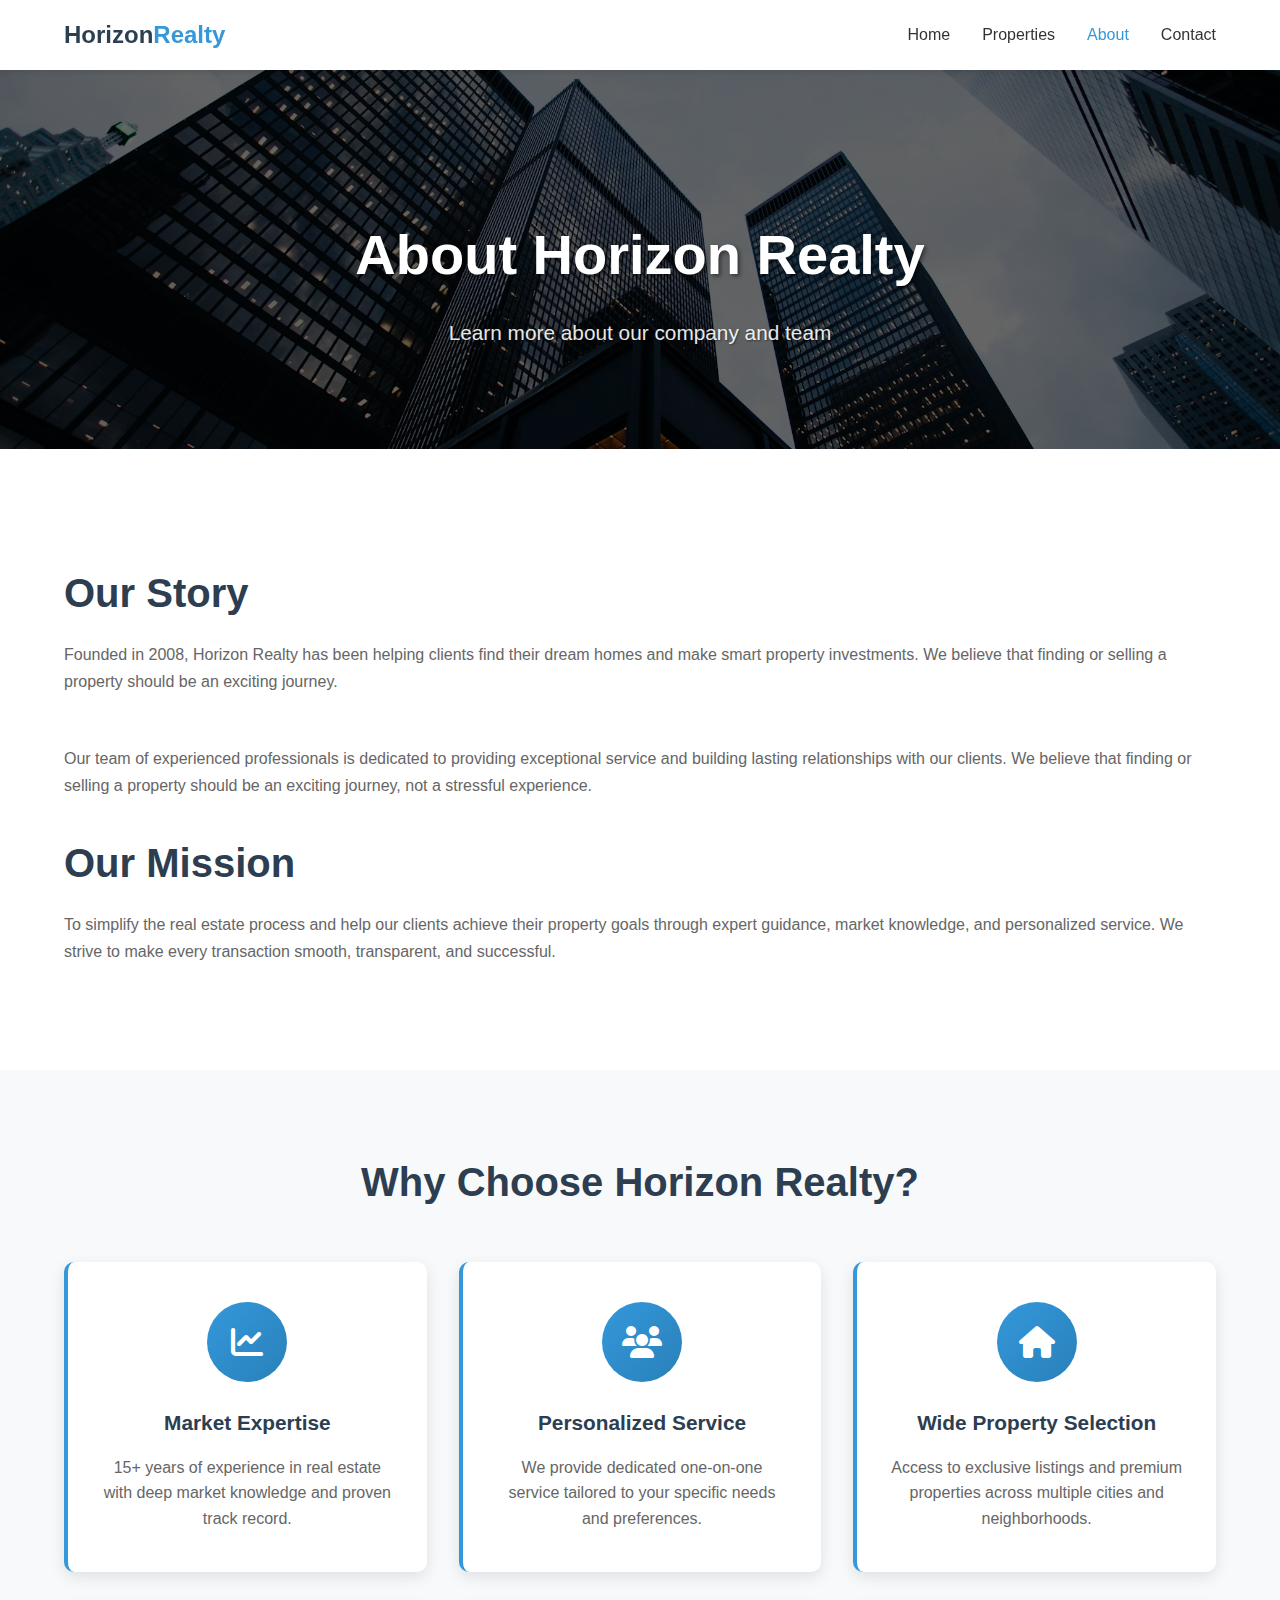
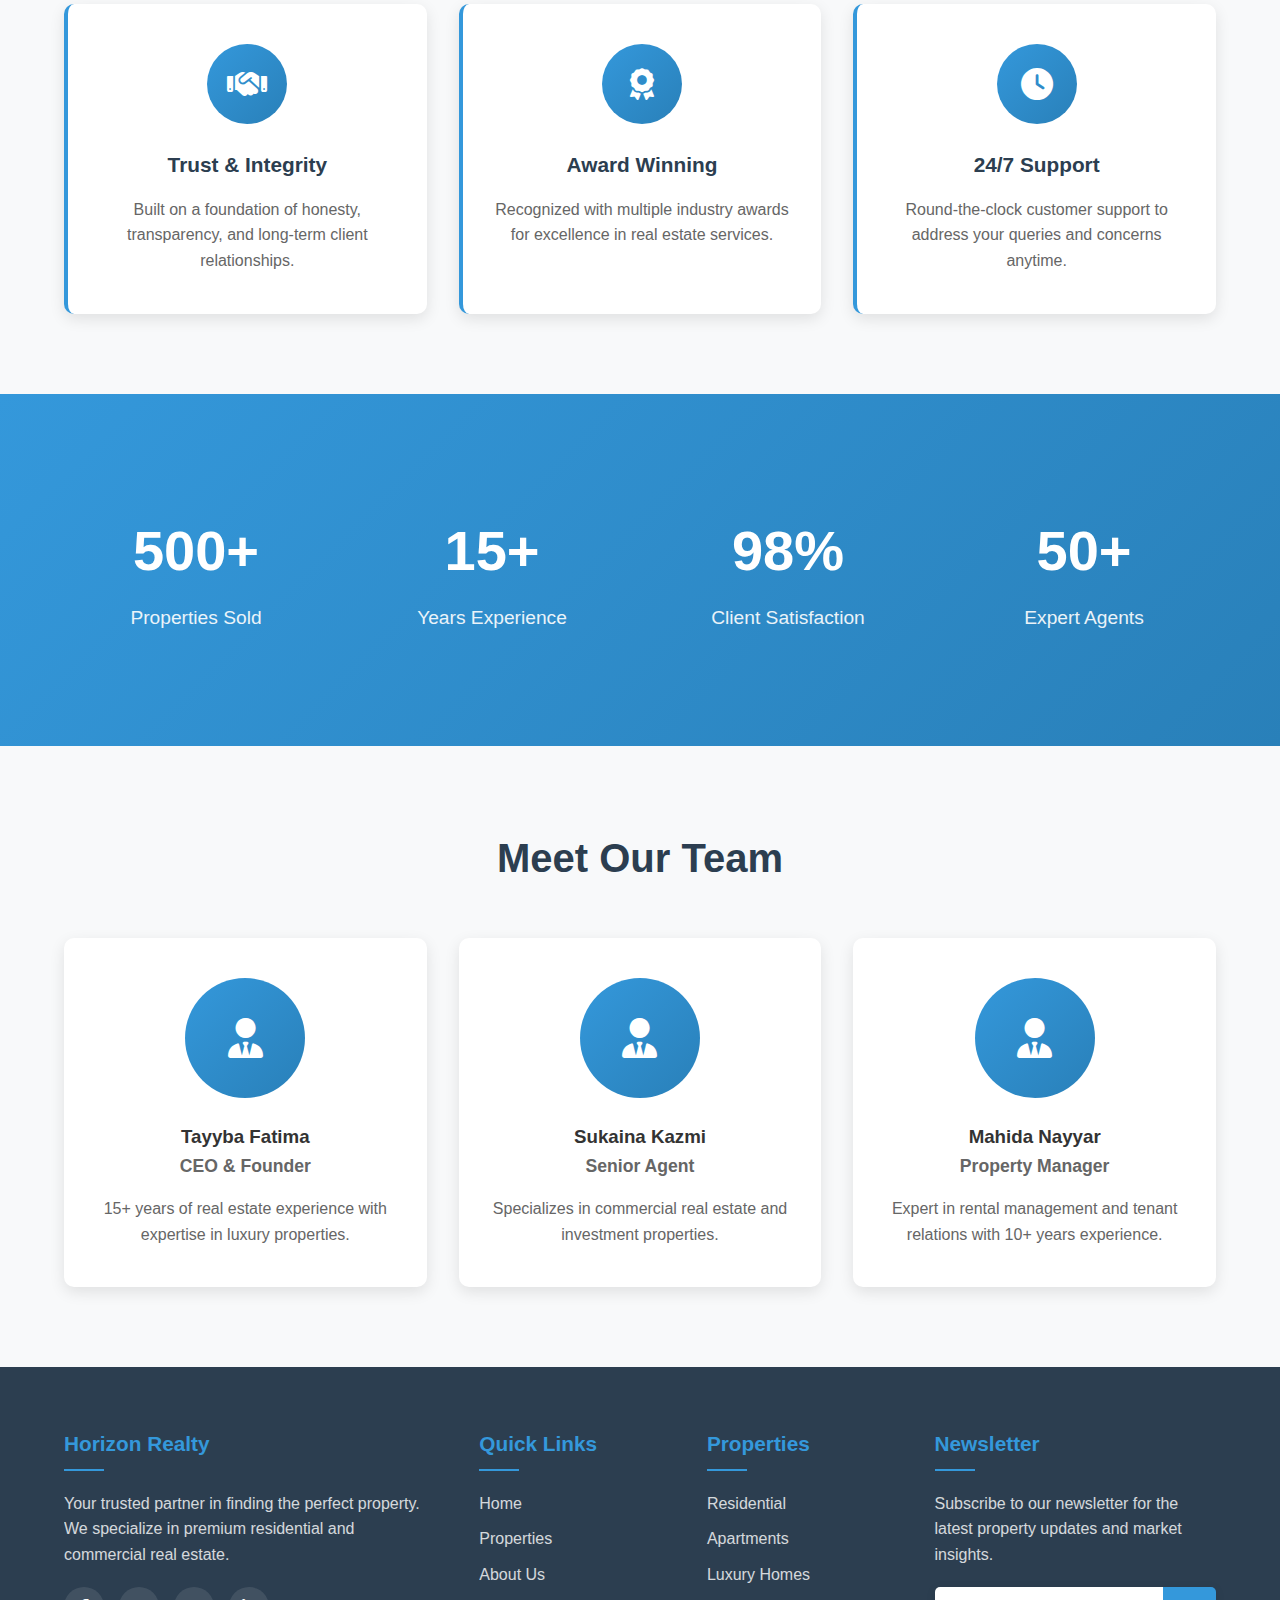
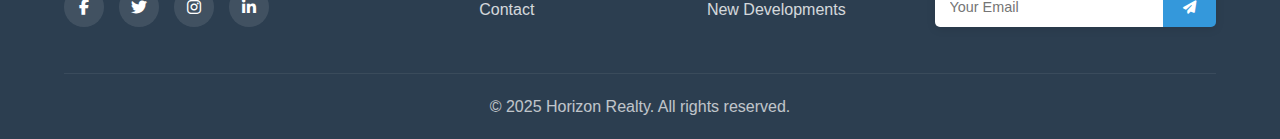
<file: about.html>
<!DOCTYPE html>
<html lang="en">
<head>
    <meta charset="UTF-8">
    <meta name="viewport" content="width=device-width, initial-scale=1.0">
    <title>About Us | Horizon Realty</title>
    <link rel="stylesheet" href="style.css">
    <link rel="stylesheet" href="https://cdnjs.cloudflare.com/ajax/libs/font-awesome/6.4.0/css/all.min.css">
</head>
<body>
    <!-- Header -->
    <header>
        <div class="container">
            <nav class="navbar">
                <a href="index.html" class="logo">Horizon<span>Realty</span></a>
                <ul class="nav-links">
                    <li><a href="index.html">Home</a></li>
                    <li><a href="properties.html">Properties</a></li>
                    <li><a href="about.html" class="active">About</a></li>
                    <li><a href="contact.html">Contact</a></li>
                </ul>
                <div class="mobile-toggle">
                    <i class="fas fa-bars"></i>
                </div>
            </nav>
        </div>
    </header>

    <!-- Page Header -->
    <section class="page-header" style="background: linear-gradient(rgba(0, 0, 0, 0.6), rgba(0, 0, 0, 0.6)), url('images/skyline.avif') no-repeat center center/cover;">
        <div class="container">
            <h1>About Horizon Realty</h1>
            <p>Learn more about our company and team</p>
        </div>
    </section>

    <!-- About Content -->
    <section class="about-content">
        <div class="container">
            <div class="about-text">
                <h2>Our Story</h2>
                <p>Founded in 2008, Horizon Realty has been helping clients find their dream homes and make smart property investments. We believe that finding or selling a property should be an exciting journey.</p>
                <br>
                <p>Our team of experienced professionals is dedicated to providing exceptional service and building lasting relationships with our clients. We believe that finding or selling a property should be an exciting journey, not a stressful experience.</p>
                    
                <h2>Our Mission</h2>
                <p>To simplify the real estate process and help our clients achieve their property goals through expert guidance, market knowledge, and personalized service. We strive to make every transaction smooth, transparent, and successful.</p>
                
            </div>
        </div>
    </section>

    <!-- Why Choose Us Section -->
    <section class="why-choose-us">
        <div class="container">
            <h2>Why Choose Horizon Realty?</h2>
            <div class="reasons-grid">
                <div class="reason-card">
                    <div class="reason-icon">
                        <i class="fas fa-chart-line"></i>
                    </div>
                    <h3>Market Expertise</h3>
                    <p>15+ years of experience in real estate with deep market knowledge and proven track record.</p>
                </div>

                <div class="reason-card">
                    <div class="reason-icon">
                        <i class="fas fa-users"></i>
                    </div>
                    <h3>Personalized Service</h3>
                    <p>We provide dedicated one-on-one service tailored to your specific needs and preferences.</p>
                </div>

                <div class="reason-card">
                    <div class="reason-icon">
                        <i class="fas fa-home"></i>
                    </div>
                    <h3>Wide Property Selection</h3>
                    <p>Access to exclusive listings and premium properties across multiple cities and neighborhoods.</p>
                </div>

                <div class="reason-card">
                    <div class="reason-icon">
                        <i class="fas fa-handshake"></i>
                    </div>
                    <h3>Trust & Integrity</h3>
                    <p>Built on a foundation of honesty, transparency, and long-term client relationships.</p>
                </div>

                <div class="reason-card">
                    <div class="reason-icon">
                        <i class="fas fa-award"></i>
                    </div>
                    <h3>Award Winning</h3>
                    <p>Recognized with multiple industry awards for excellence in real estate services.</p>
                </div>

                <div class="reason-card">
                    <div class="reason-icon">
                        <i class="fas fa-clock"></i>
                    </div>
                    <h3>24/7 Support</h3>
                    <p>Round-the-clock customer support to address your queries and concerns anytime.</p>
                </div>
            </div>
        </div>
    </section>

    <!-- Statistics Section -->
    <section class="stats-section">
        <div class="container">
            <div class="stats-grid">
                <div class="stat-item">
                    <div class="stat-number">500+</div>
                    <div class="stat-text">Properties Sold</div>
                </div>
                <div class="stat-item">
                    <div class="stat-number">15+</div>
                    <div class="stat-text">Years Experience</div>
                </div>
                <div class="stat-item">
                    <div class="stat-number">98%</div>
                    <div class="stat-text">Client Satisfaction</div>
                </div>
                <div class="stat-item">
                    <div class="stat-number">50+</div>
                    <div class="stat-text">Expert Agents</div>
                </div>
            </div>
        </div>
    </section>

    <!-- Team Section -->
    <section class="team-section">
        <div class="container">
            <h2>Meet Our Team</h2>
            <div class="team-grid">
                <div class="team-member">
                    <div class="member-photo">
                        <i class="fas fa-user-tie"></i>
                    </div>
                    <h3>Tayyba Fatima</h3>
                    <p class="member-role">CEO & Founder</p>
                    <p>15+ years of real estate experience with expertise in luxury properties.</p>
                </div>

                <div class="team-member">
                    <div class="member-photo">
                        <i class="fas fa-user-tie"></i>
                    </div>
                    <h3>Sukaina Kazmi</h3>
                    <p class="member-role">Senior Agent</p>
                    <p>Specializes in commercial real estate and investment properties.</p>
                </div>

                <div class="team-member">
                    <div class="member-photo">
                        <i class="fas fa-user-tie"></i>
                    </div>
                    <h3>Mahida Nayyar</h3>
                    <p class="member-role">Property Manager</p>
                    <p>Expert in rental management and tenant relations with 10+ years experience.</p>
                </div>
            </div>
        </div>
    </section>

    <!-- Footer -->
    <footer>
        <div class="container">
            <div class="footer-content">
                <div class="footer-column">
                    <h3>Horizon Realty</h3>
                    <p>Your trusted partner in finding the perfect property. We specialize in premium residential and commercial real estate.</p>
                    <div class="social-links">
                        <a href="https://www.facebook.com"><i class="fab fa-facebook-f"></i></a>
                        <a href="https://www.twitter.com"><i class="fab fa-twitter"></i></a>
                        <a href="https://www.instagram.com"><i class="fab fa-instagram"></i></a>
                        <a href="https://www.linkedin.com"><i class="fab fa-linkedin-in"></i></a>
                    </div>
                </div>
                <div class="footer-column">
                    <h3>Quick Links</h3>
                    <ul class="footer-links">
                        <li><a href="index.html">Home</a></li>
                        <li><a href="properties.html">Properties</a></li>
                        <li><a href="about.html">About Us</a></li>
                        <li><a href="contact.html">Contact</a></li>
                    </ul>
                </div>
                <div class="footer-column">
                    <h3>Properties</h3>
                    <ul class="footer-links">
                        <li><a href="properties.html">Residential</a></li>
                        <li><a href="properties.html">Apartments</a></li>
                        <li><a href="properties.html">Luxury Homes</a></li>
                        <li><a href="properties.html">New Developments</a></li>
                    </ul>
                </div>
                <div class="footer-column">
                    <h3>Newsletter</h3>
                    <p>Subscribe to our newsletter for the latest property updates and market insights.</p>
                    <div class="newsletter-box">
                        <input type="email" placeholder="Your Email">
                        <button><i class="fas fa-paper-plane"></i></button>
                    </div>
                </div>
            </div>
            <div class="footer-bottom">
                <p>&copy; 2025 Horizon Realty. All rights reserved.</p>
            </div>
        </div>
    </footer>

    <script src="script.js"></script>
</body>
</html>
</file>
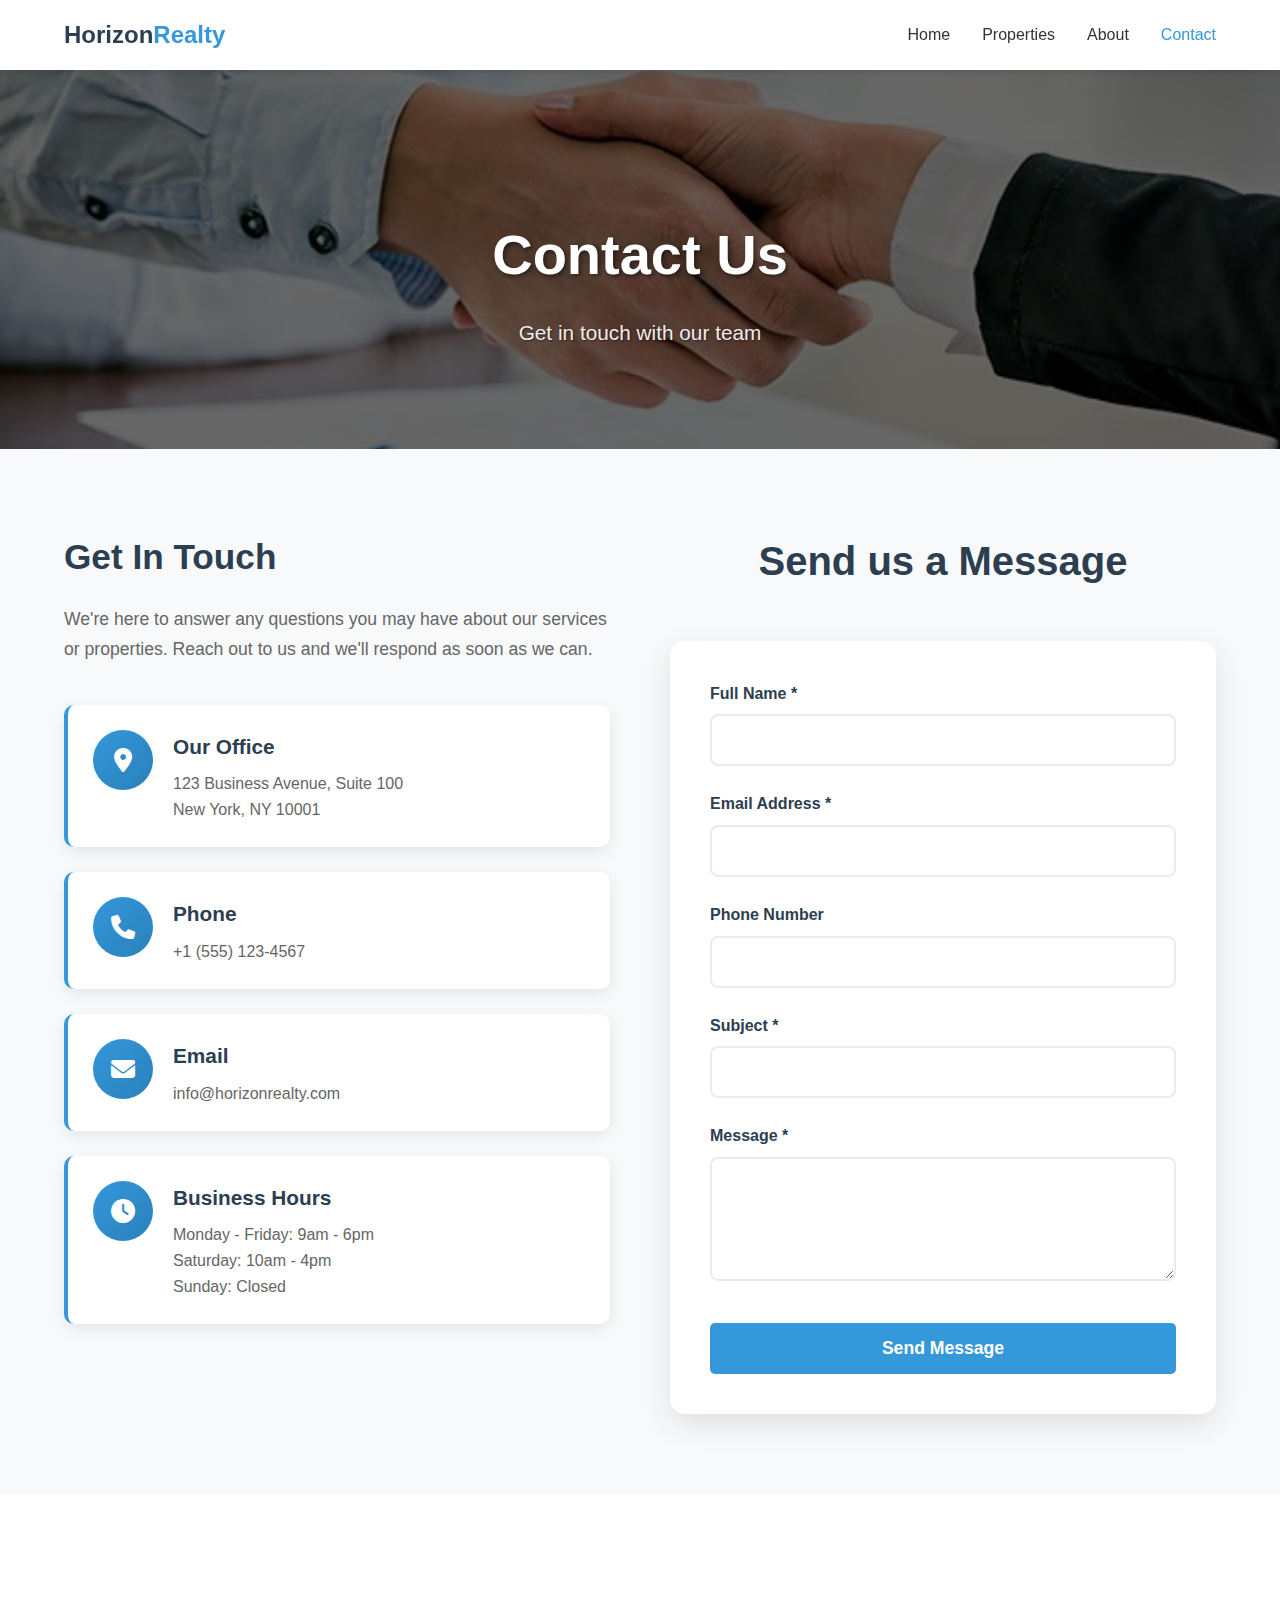
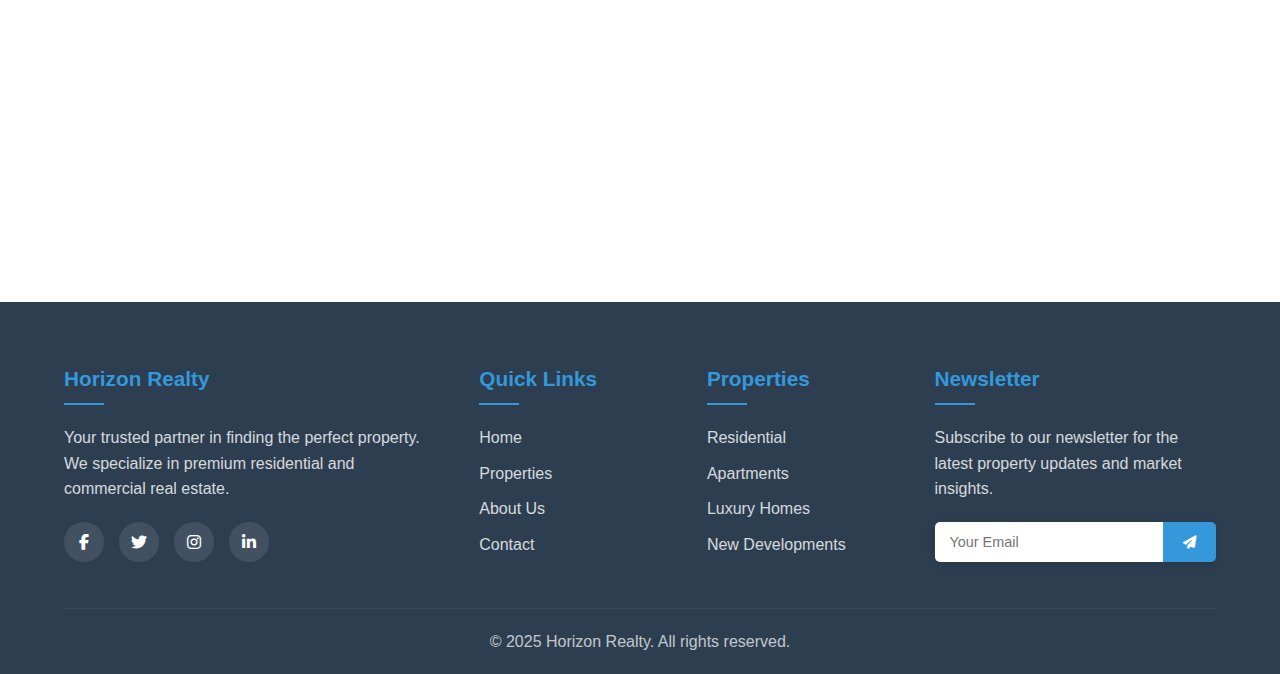
<file: contact.html>
<!DOCTYPE html>
<html lang="en">
<head>
    <meta charset="UTF-8">
    <meta name="viewport" content="width=device-width, initial-scale=1.0">
    <title>Contact Us | Horizon Realty</title>
    <link rel="stylesheet" href="style.css">
    <link rel="stylesheet" href="https://cdnjs.cloudflare.com/ajax/libs/font-awesome/6.4.0/css/all.min.css">
</head>
<body>
    <!-- Header -->
    <header>
        <div class="container">
            <nav class="navbar">
                <a href="index.html" class="logo">Horizon<span>Realty</span></a>
                <ul class="nav-links">
                    <li><a href="index.html">Home</a></li>
                    <li><a href="properties.html">Properties</a></li>
                    <li><a href="about.html">About</a></li>
                    <li><a href="contact.html" class="active">Contact</a></li>
                </ul>
                <div class="mobile-toggle">
                    <i class="fas fa-bars"></i>
                </div>
            </nav>
        </div>
    </header>

    <!-- Page Header -->
    <section class="page-header" style="background: linear-gradient(rgba(0, 0, 0, 0.6), rgba(0, 0, 0, 0.6)), url('images/photo-9.jpg') no-repeat center center/cover;">
        <div class="container">
            <h1>Contact Us</h1>
            <p>Get in touch with our team</p>
        </div>
    </section>

    <!-- Contact Section -->
    <section class="contact-section">
        <div class="container">
            <div class="contact-grid">
                <div class="contact-info">
                    <h2>Get In Touch</h2>
                    <p>We're here to answer any questions you may have about our services or properties. Reach out to us and we'll respond as soon as we can.</p>
                    
                    <div class="contact-details">
                        <div class="contact-item">
                            <i class="fas fa-map-marker-alt"></i>
                            <div>
                                <h3>Our Office</h3>
                                <p>123 Business Avenue, Suite 100<br>New York, NY 10001</p>
                            </div>
                        </div>
                        <div class="contact-item">
                            <i class="fas fa-phone"></i>
                            <div>
                                <h3>Phone</h3>
                                <p>+1 (555) 123-4567</p>
                            </div>
                        </div>
                        <div class="contact-item">
                            <i class="fas fa-envelope"></i>
                            <div>
                                <h3>Email</h3>
                                <p>info@horizonrealty.com</p>
                            </div>
                        </div>
                        <div class="contact-item">
                            <i class="fas fa-clock"></i>
                            <div>
                                <h3>Business Hours</h3>
                                <p>Monday - Friday: 9am - 6pm<br>Saturday: 10am - 4pm<br>Sunday: Closed</p>
                            </div>
                        </div>
                    </div>
                </div>
                
                <div class="contact-form-container">
                    <h2>Send us a Message</h2>
                    <form id="contactForm" class="contact-form">
                        <div class="form-group">
                            <label for="name">Full Name *</label>
                            <input type="text" id="name" name="name" required>
                        </div>
                        <div class="form-group">
                            <label for="email">Email Address *</label>
                            <input type="email" id="email" name="email" required>
                        </div>
                        <div class="form-group">
                            <label for="phone">Phone Number</label>
                            <input type="tel" id="phone" name="phone">
                        </div>
                        <div class="form-group">
                            <label for="subject">Subject *</label>
                            <input type="text" id="subject" name="subject" required>
                        </div>
                        <div class="form-group">
                            <label for="message">Message *</label>
                            <textarea id="message" name="message" rows="5" required></textarea>
                        </div>
                        <button type="submit" class="btn">Send Message</button>
                    </form>
                </div>
            </div>
        </div>
    </section>

    <div class="map-container">
        <iframe 
            src="https://www.google.com/maps/embed?pb=!1m18!1m12!1m3!1d3023.9503398796587!2d-73.998849924687!3d40.725177471393215!2m3!1f0!2f0!3f0!3m2!1i1024!2i768!4f13.1!3m3!1m2!1s0x89c2598a4229b3c5%3A0x5f0b28ef2d5e9b7!2s123%20Business%20Ave%2C%20New%20York%2C%20NY%2010001!5e0!3m2!1sen!2sus!4v1690000000000!5m2!1sen!2sus" 
            width="100%" 
            height="400" 
            style="border:0;" 
            allowfullscreen="" 
            loading="lazy">
        </iframe>
    </div>

    <!-- Footer -->
    <footer>
        <div class="container">
            <div class="footer-content">
                <div class="footer-column">
                    <h3>Horizon Realty</h3>
                    <p>Your trusted partner in finding the perfect property. We specialize in premium residential and commercial real estate.</p>
                    <div class="social-links">
                        <a href="https://www.facebook.com"><i class="fab fa-facebook-f"></i></a>
                        <a href="https://www.twitter.com"><i class="fab fa-twitter"></i></a>
                        <a href="https://www.instagram.com"><i class="fab fa-instagram"></i></a>
                        <a href="https://www.linkedin.com"><i class="fab fa-linkedin-in"></i></a>
                    </div>
                </div>
                <div class="footer-column">
                    <h3>Quick Links</h3>
                    <ul class="footer-links">
                        <li><a href="index.html">Home</a></li>
                        <li><a href="properties.html">Properties</a></li>
                        <li><a href="about.html">About Us</a></li>
                        <li><a href="contact.html">Contact</a></li>
                    </ul>
                </div>
                <div class="footer-column">
                    <h3>Properties</h3>
                    <ul class="footer-links">
                        <li><a href="properties.html">Residential</a></li>
                        <li><a href="properties.html">Apartments</a></li>
                        <li><a href="properties.html">Luxury Homes</a></li>
                        <li><a href="properties.html">New Developments</a></li>
                    </ul>
                </div>
                <div class="footer-column">
                    <h3>Newsletter</h3>
                    <p>Subscribe to our newsletter for the latest property updates and market insights.</p>
                    <div class="newsletter-box">
                        <input type="email" placeholder="Your Email">
                        <button><i class="fas fa-paper-plane"></i></button>
                    </div>
                </div>
            </div>
            <div class="footer-bottom">
                <p>&copy; 2025 Horizon Realty. All rights reserved.</p>
            </div>
        </div>
    </footer>

    <script src="script.js"></script>
</body>
</html>
</file>
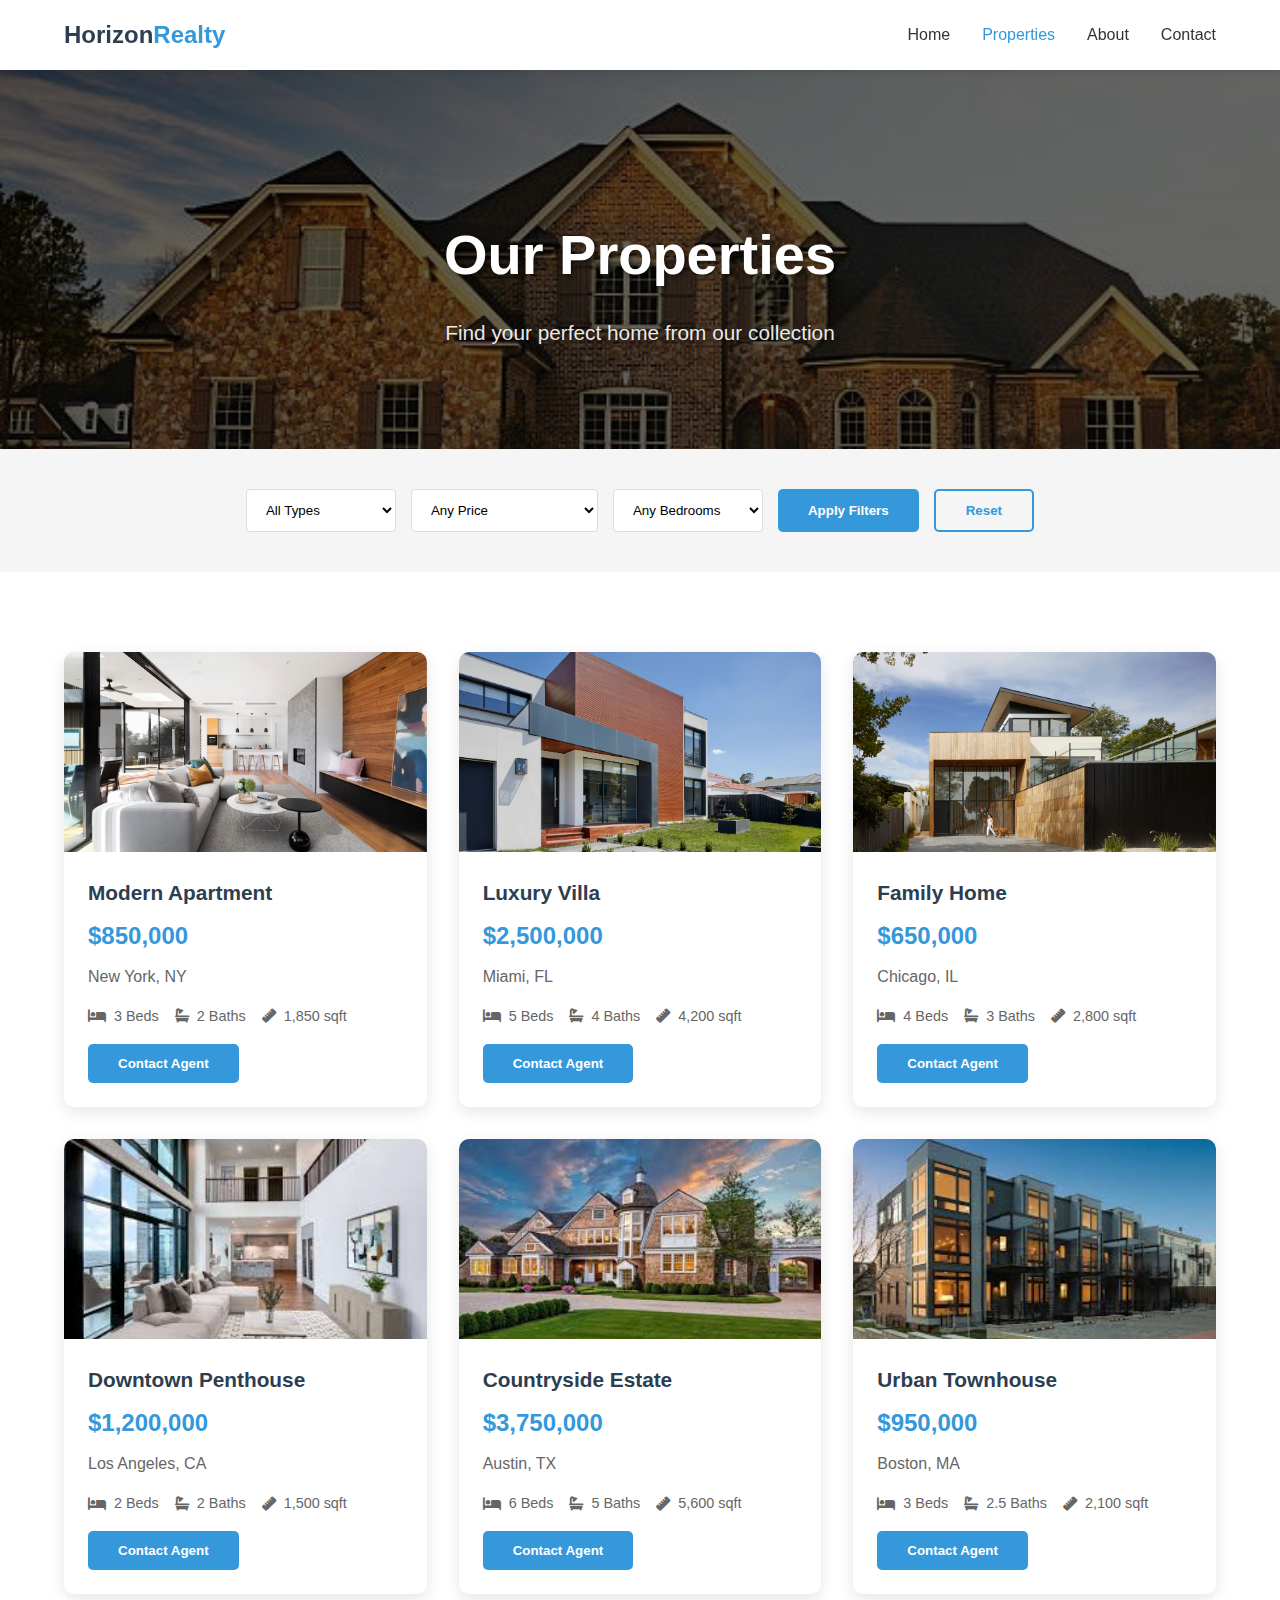
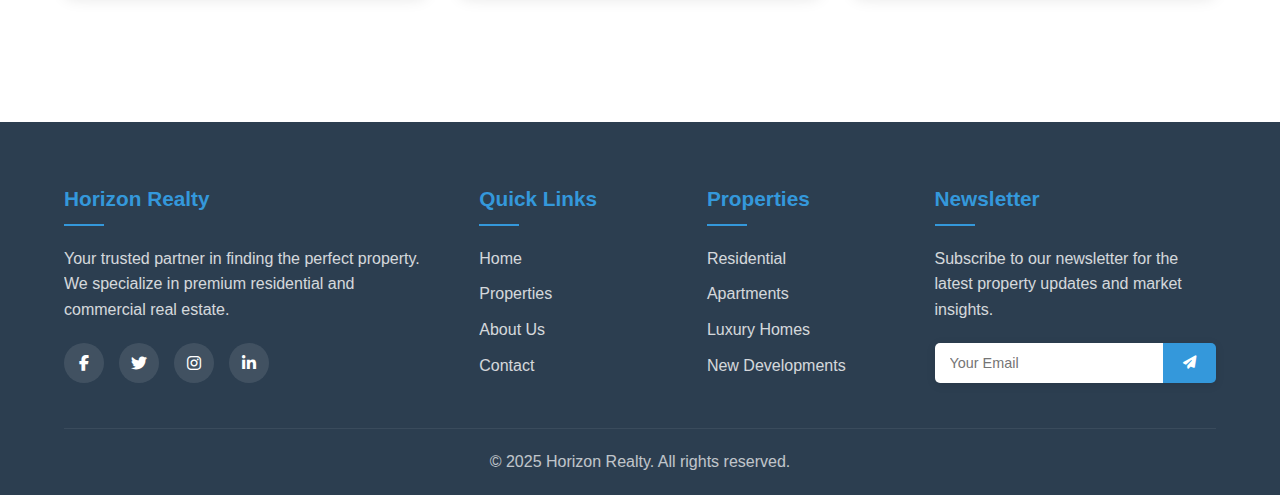
<file: properties.html>
<!DOCTYPE html>
<html lang="en">
<head>
    <meta charset="UTF-8">
    <meta name="viewport" content="width=device-width, initial-scale=1.0">
    <title>Properties | Horizon Realty</title>
    <link rel="stylesheet" href="style.css">
    <link rel="stylesheet" href="https://cdnjs.cloudflare.com/ajax/libs/font-awesome/6.4.0/css/all.min.css">
</head>
<body>
    <!-- Header -->
    <header>
        <div class="container">
            <nav class="navbar">
                <a href="index.html" class="logo">Horizon<span>Realty</span></a>
                <ul class="nav-links">
                    <li><a href="index.html">Home</a></li>
                    <li><a href="properties.html" class="active">Properties</a></li>
                    <li><a href="about.html">About</a></li>
                    <li><a href="contact.html">Contact</a></li>
                </ul>
                <div class="mobile-toggle">
                    <i class="fas fa-bars"></i>
                </div>
            </nav>
        </div>
    </header>

    <!-- Page Header -->
    <section class="page-header" style="background: linear-gradient(rgba(0, 0, 0, 0.6), rgba(0, 0, 0, 0.6)), url('images/properties.jpg') no-repeat center center/cover;">
        <div class="container">
            <h1>Our Properties</h1>
            <p>Find your perfect home from our collection</p>
        </div>
    </section>

    <!-- Filters Section -->
    <section class="property-filters">
        <div class="container">
            <div class="filter-options">
                <select id="property-type">
                    <option value="all">All Types</option>
                    <option value="house">House</option>
                    <option value="apartment">Apartment</option>
                    <option value="villa">Villa</option>
                </select>
                <select id="price-range">
                    <option value="all">Any Price</option>
                    <option value="0-500000">Under $500,000</option>
                    <option value="500000-1000000">$500,000 - $1,000,000</option>
                    <option value="1000000+">Over $1,000,000</option>
                </select>
                <select id="bedrooms">
                    <option value="all">Any Bedrooms</option>
                    <option value="1">1+ Bedrooms</option>
                    <option value="2">2+ Bedrooms</option>
                    <option value="3">3+ Bedrooms</option>
                    <option value="4">4+ Bedrooms</option>
                </select>
                <button class="btn" onclick="applyFilters()">Apply Filters</button>
                <button class="btn btn-outline" onclick="resetFilters()">Reset</button>
            
            </div>
        </div>
    </section>

    <!-- Properties Grid -->
    <section class="properties-page">
        <div class="container">
            <div class="properties-grid">
                <!-- Property 1 -->
                <div class="property-card" data-type="apartment" data-price="850000" data-bedrooms="3">
                    <div class="property-img">
                        <img src="images/photo-1.jpg" alt="Modern Apartment">
                    </div>
                    <div class="property-info">
                        <h3>Modern Apartment</h3>
                        <p class="price">$850,000</p>
                        <p class="address">New York, NY</p>
                        <div class="features">
                            <span><i class="fas fa-bed"></i> 3 Beds</span>
                            <span><i class="fas fa-bath"></i> 2 Baths</span>
                            <span><i class="fas fa-ruler"></i> 1,850 sqft</span>
                        </div>
                        <button class="btn" onclick="contactAboutProperty('Modern Apartment')">Contact Agent</button>
                    </div>
                </div>

                <!-- Property 2 -->
                <div class="property-card" data-type="villa" data-price="2500000" data-bedrooms="5">
                    <div class="property-img">
                        <img src="images/photo-2.jpg" alt="Luxury Villa">
                    </div>
                    <div class="property-info">
                        <h3>Luxury Villa</h3>
                        <p class="price">$2,500,000</p>
                        <p class="address">Miami, FL</p>
                        <div class="features">
                            <span><i class="fas fa-bed"></i> 5 Beds</span>
                            <span><i class="fas fa-bath"></i> 4 Baths</span>
                            <span><i class="fas fa-ruler"></i> 4,200 sqft</span>
                        </div>
                        <button class="btn" onclick="contactAboutProperty('Luxury Villa')">Contact Agent</button>
                    </div>
                </div>

                <!-- Property 3 -->
                <div class="property-card" data-type="house" data-price="650000" data-bedrooms="4">
                    <div class="property-img">
                        <img src="images/photo-3.jpg" alt="Suburban Home">
                    </div>
                    <div class="property-info">
                        <h3>Family Home</h3>
                        <p class="price">$650,000</p>
                        <p class="address">Chicago, IL</p>
                        <div class="features">
                            <span><i class="fas fa-bed"></i> 4 Beds</span>
                            <span><i class="fas fa-bath"></i> 3 Baths</span>
                            <span><i class="fas fa-ruler"></i> 2,800 sqft</span>
                        </div>
                        <button class="btn" onclick="contactAboutProperty('Family Home')">Contact Agent</button>
                    </div>
                </div>

                <!-- Property 4 -->
                <div class="property-card" data-type="apartment" data-price="1200000" data-bedrooms="2">
                    <div class="property-img">
                        <img src="images/photo-6.jpeg" alt="Downtown Penthouse">
                    </div>
                    <div class="property-info">
                        <h3>Downtown Penthouse</h3>
                        <p class="price">$1,200,000</p>
                        <p class="address">Los Angeles, CA</p>
                        <div class="features">
                            <span><i class="fas fa-bed"></i> 2 Beds</span>
                            <span><i class="fas fa-bath"></i> 2 Baths</span>
                            <span><i class="fas fa-ruler"></i> 1,500 sqft</span>
                        </div>
                        <button class="btn" onclick="contactAboutProperty('Downtown Penthouse')">Contact Agent</button>
                    </div>
                </div>

                <!-- Property 5 -->
                <div class="property-card" data-type="villa" data-price="3750000" data-bedrooms="6">
                    <div class="property-img">
                        <img src="images/photo-7.jpeg" alt="Countryside Estate">
                    </div>
                    <div class="property-info">
                        <h3>Countryside Estate</h3>
                        <p class="price">$3,750,000</p>
                        <p class="address">Austin, TX</p>
                        <div class="features">
                            <span><i class="fas fa-bed"></i> 6 Beds</span>
                            <span><i class="fas fa-bath"></i> 5 Baths</span>
                            <span><i class="fas fa-ruler"></i> 5,600 sqft</span>
                        </div>
                        <button class="btn" onclick="contactAboutProperty('Countryside Estate')">Contact Agent</button>
                    </div>
                </div>

                <!-- Property 6 -->
                <div class="property-card" data-type="house" data-price="950000" data-bedrooms="3">
                    <div class="property-img">
                        <img src="images/photo-8.jpeg" alt="Urban Townhouse">
                    </div>
                    <div class="property-info">
                        <h3>Urban Townhouse</h3>
                        <p class="price">$950,000</p>
                        <p class="address">Boston, MA</p>
                        <div class="features">
                            <span><i class="fas fa-bed"></i> 3 Beds</span>
                            <span><i class="fas fa-bath"></i> 2.5 Baths</span>
                            <span><i class="fas fa-ruler"></i> 2,100 sqft</span>
                        </div>
                        <button class="btn" onclick="contactAboutProperty('Urban Townhouse')">Contact Agent</button>
                    </div>
                </div>
            </div>
            <div class="no-results" style="display: none;">
                <h3>No properties found</h3>
                <p>Try adjusting your filters to see more results.</p>
                <button class="btn btn-outline" onclick="resetFilters()">Reset All Filters</button>
            </div>
        </div>
    </section>

    <!-- Footer -->
    <footer>
        <div class="container">
            <div class="footer-content">
                <div class="footer-column">
                    <h3>Horizon Realty</h3>
                    <p>Your trusted partner in finding the perfect property. We specialize in premium residential and commercial real estate.</p>
                    <div class="social-links">
                        <a href="https://www.facebook.com"><i class="fab fa-facebook-f"></i></a>
                        <a href="https://www.twitter.com"><i class="fab fa-twitter"></i></a>
                        <a href="https://www.instagram.com"><i class="fab fa-instagram"></i></a>
                        <a href="https://www.linkedin.com"><i class="fab fa-linkedin-in"></i></a>
                    </div>
                </div>
                <div class="footer-column">
                    <h3>Quick Links</h3>
                    <ul class="footer-links">
                        <li><a href="index.html">Home</a></li>
                        <li><a href="properties.html">Properties</a></li>
                        <li><a href="about.html">About Us</a></li>
                        <li><a href="contact.html">Contact</a></li>
                    </ul>
                </div>
                <div class="footer-column">
                    <h3>Properties</h3>
                    <ul class="footer-links">
                        <li><a href="properties.html">Residential</a></li>
                        <li><a href="properties.html">Apartments</a></li>
                        <li><a href="properties.html">Luxury Homes</a></li>
                        <li><a href="properties.html">New Developments</a></li>
                    </ul>
                </div>
                <div class="footer-column">
                    <h3>Newsletter</h3>
                    <p>Subscribe to our newsletter for the latest property updates and market insights.</p>
                    <div class="newsletter-box">
                        <input type="email" placeholder="Your Email">
                        <button><i class="fas fa-paper-plane"></i></button>
                    </div>
                </div>
            </div>
            <div class="footer-bottom">
                <p>&copy; 2025 Horizon Realty. All rights reserved.</p>
            </div>
        </div>
    </footer>

    <script src="script.js"></script>
</body>
</html>
</file>
<file: style.css>
/* Basic Reset */
* {
    margin: 0;
    padding: 0;
    box-sizing: border-box;
}

body {
    font-family: Arial, sans-serif;
    line-height: 1.6;
    color: #333;
}

.container {
    width: 90%;
    max-width: 1200px;
    margin: 0 auto;
}

/* Header */
header {
    background: white;
    box-shadow: 0 2px 5px rgba(0,0,0,0.1);
    position: fixed;
    width: 100%;
    top: 0;
    z-index: 1000;
}

.navbar {
    display: flex;
    justify-content: space-between;
    align-items: center;
    padding: 1rem 0;
}

.logo {
    font-size: 1.5rem;
    font-weight: bold;
    color: #2c3e50;
    text-decoration: none;
}

.logo span {
    color: #3498db;
}

.nav-links {
    display: flex;
    list-style: none;
}

.nav-links li {
    margin-left: 2rem;
}

.nav-links a {
    text-decoration: none;
    color: #333;
    font-weight: 500;
    transition: color 0.3s ease;
}

.nav-links a:hover,
.nav-links a.active {
    color: #3498db;
}

.mobile-toggle {
    display: none;
    font-size: 1.5rem;
    cursor: pointer;
}

/* Buttons */
.btn {
    display: inline-block;
    background: #3498db;
    color: white;
    padding: 12px 30px;
    border: none;
    border-radius: 5px;
    text-decoration: none;
    font-weight: bold;
    cursor: pointer;
    transition: all 0.3s ease;
}

.btn:hover {
    background: #2980b9;
    transform: translateY(-2px);
}

.btn-outline {
    background: transparent;
    border: 2px solid #3498db;
    color: #3498db;
}

.btn-outline:hover {
    background: #3498db;
    color: white;
}

.text-center {
    text-align: center;
}

/* Hero Section */
.hero {
    position: relative;
    height: 100vh;
    display: flex;
    align-items: center;
    justify-content: center;
    text-align: center;
    color: white;
    margin-top: 60px;
    overflow: hidden;
}

.video-background {
    position: absolute;
    top: 0;
    left: 0;
    width: 100%;
    height: 100%;
    z-index: -1;
}

.video-background video {
    width: 100%;
    height: 100%;
    object-fit: cover;
}

.video-overlay {
    position: absolute;
    top: 0;
    left: 0;
    width: 100%;
    height: 100%;
    background: rgba(0, 0, 0, 0.5);
}

.hero-content {
    position: relative;
    z-index: 1;
    max-width: 800px;
    padding: 0 20px;
}

.hero h1 {
    font-size: 3.5rem;
    margin-bottom: 1.5rem;
    text-shadow: 2px 2px 4px rgba(0, 0, 0, 0.5);
    animation: fadeInUp 1s ease-out;
}

.hero p {
    font-size: 1.3rem;
    margin-bottom: 2.5rem;
    opacity: 0.9;
    text-shadow: 1px 1px 2px rgba(0, 0, 0, 0.5);
    animation: fadeInUp 1s ease-out 0.3s both;
}

.hero .btn {
    animation: fadeInUp 1s ease-out 0.6s both;
}

/* Video Fallback */
.no-video .video-background {
    background: linear-gradient(rgba(0,0,0,0.6), rgba(0,0,0,0.6)), #2c3e50;
}

.no-video .video-background video {
    display: none;
}

@keyframes fadeInUp {
    from {
        opacity: 0;
        transform: translateY(30px);
    }
    to {
        opacity: 1;
        transform: translateY(0);
    }
}

/* Sections */
section {
    padding: 80px 0;
}

h2 {
    text-align: center;
    margin-bottom: 3rem;
    color: #2c3e50;
    font-size: 2.5rem;
}

/* Property Cards */
.properties-grid {
    display: grid;
    grid-template-columns: repeat(auto-fit, minmax(300px, 1fr));
    gap: 2rem;
    margin-bottom: 3rem;
}

.property-card {
    background: white;
    border-radius: 10px;
    box-shadow: 0 5px 15px rgba(0,0,0,0.1);
    overflow: hidden;
    transition: all 0.3s ease;
}

.property-card:hover {
    transform: translateY(-5px);
    box-shadow: 0 10px 25px rgba(0,0,0,0.15);
}

.property-img {
    height: 200px;
    background: #f8f9fa;
    display: flex;
    align-items: center;
    justify-content: center;
    overflow: hidden;
    position: relative;
}

.property-img img {
    width: 100%;
    height: 100%;
    object-fit: cover;
    transition: transform 0.3s ease;
}

.property-card:hover .property-img img {
    transform: scale(1.05);
}

.property-info {
    padding: 1.5rem;
}

.property-info h3 {
    margin-bottom: 0.5rem;
    color: #2c3e50;
    font-size: 1.3rem;
}

.price {
    font-size: 1.5rem;
    font-weight: bold;
    color: #3498db;
    margin-bottom: 0.5rem;
}

.address {
    color: #666;
    margin-bottom: 1rem;
}

.features {
    display: flex;
    gap: 1rem;
    margin-bottom: 1rem;
    flex-wrap: wrap;
}

.features span {
    display: flex;
    align-items: center;
    gap: 0.5rem;
    color: #666;
    font-size: 0.9rem;
}

/* Services */
.services {
    background: #f8f9fa;
}

.services-grid {
    display: grid;
    grid-template-columns: repeat(auto-fit, minmax(250px, 1fr));
    gap: 2rem;
    margin-bottom: 3rem;
}

.service-card {
    text-align: center;
    padding: 2rem;
    background: white;
    border-radius: 10px;
    box-shadow: 0 5px 15px rgba(0,0,0,0.1);
    transition: transform 0.3s ease;
}

.service-card:hover {
    transform: translateY(-5px);
}

.service-card i {
    font-size: 3rem;
    color: #3498db;
    margin-bottom: 1rem;
}

.service-card h3 {
    margin-bottom: 1rem;
    color: #2c3e50;
    font-size: 1.3rem;
}

.service-card p {
    color: #666;
    line-height: 1.6;
}

/* Page Header */
.page-header {
    background: linear-gradient(rgba(0,0,0,0.6), rgba(0,0,0,0.6)), #2c3e50;
    color: white;
    text-align: center;
    padding: 150px 0 100px;
    margin-top: 60px;
    position: relative;
}

.page-header h1 {
    font-size: 3.5rem;
    margin-bottom: 1rem;
    text-shadow: 2px 2px 4px rgba(0, 0, 0, 0.5);
}

.page-header p {
    font-size: 1.3rem;
    opacity: 0.9;
    text-shadow: 1px 1px 2px rgba(0, 0, 0, 0.5);
}

/* About Content */
.about-content {
    padding: 80px 0;
}

.about-text h2 {
    text-align: left;
    margin: 2rem 0 1rem;
    color: #2c3e50;
}

.about-text p {
    color: #666;
    line-height: 1.7;
    margin-bottom: 1.5rem;
}

/* Why Choose Us Section */
.why-choose-us {
    background: #f8f9fa;
    padding: 80px 0;
}

.why-choose-us h2 {
    text-align: center;
    margin-bottom: 3rem;
    color: #2c3e50;
}

.reasons-grid {
    display: grid;
    grid-template-columns: repeat(auto-fit, minmax(300px, 1fr));
    gap: 2rem;
}

.reason-card {
    background: white;
    padding: 2.5rem 2rem;
    border-radius: 10px;
    box-shadow: 0 5px 15px rgba(0,0,0,0.1);
    text-align: center;
    transition: all 0.3s ease;
    border-left: 4px solid #3498db;
}

.reason-card:hover {
    transform: translateY(-5px);
    box-shadow: 0 10px 25px rgba(0,0,0,0.15);
}

.reason-icon {
    width: 80px;
    height: 80px;
    background: linear-gradient(135deg, #3498db, #2980b9);
    border-radius: 50%;
    display: flex;
    align-items: center;
    justify-content: center;
    margin: 0 auto 1.5rem;
    color: white;
    font-size: 2rem;
    transition: all 0.3s ease;
}

.reason-card:hover .reason-icon {
    transform: scale(1.1);
    background: linear-gradient(135deg, #2980b9, #21618c);
}

.reason-card h3 {
    color: #2c3e50;
    margin-bottom: 1rem;
    font-size: 1.3rem;
}

.reason-card p {
    color: #666;
    line-height: 1.6;
}

/* Statistics Section */
.stats-section {
    background: linear-gradient(135deg, #3498db, #2980b9);
    color: white;
    padding: 80px 0;
}

.stats-grid {
    display: grid;
    grid-template-columns: repeat(auto-fit, minmax(200px, 1fr));
    gap: 2rem;
    text-align: center;
}

.stat-item {
    padding: 2rem 1rem;
}

.stat-number {
    font-size: 3.5rem;
    font-weight: bold;
    margin-bottom: 0.5rem;
}

.stat-text {
    font-size: 1.2rem;
    opacity: 0.9;
    font-weight: 500;
}

/* Team Section */
.team-section {
    padding: 80px 0;
    background: #f8f9fa;
}

.team-grid {
    display: grid;
    grid-template-columns: repeat(auto-fit, minmax(280px, 1fr));
    gap: 2rem;
}

.team-member {
    background: white;
    padding: 2.5rem 2rem;
    border-radius: 10px;
    box-shadow: 0 5px 15px rgba(0,0,0,0.1);
    text-align: center;
    transition: all 0.3s ease;
}

.team-member:hover {
    transform: translateY(-5px);
    box-shadow: 0 10px 25px rgba(0,0,0,0.15);
}

.member-photo {
    width: 120px;
    height: 120px;
    background: linear-gradient(135deg, #3498db, #2980b9);
    border-radius: 50%;
    display: flex;
    align-items: center;
    justify-content: center;
    margin: 0 auto 1.5rem;
    color: white;
    font-size: 2.5rem;
    transition: all 0.3s ease;
}

.team-member:hover .member-photo {
    transform: scale(1.1);
}

.member-role {
    color: #3498db;
    font-weight: bold;
    margin-bottom: 1rem;
    font-size: 1.1rem;
}

.team-member p {
    color: #666;
    line-height: 1.6;
}

/* Filters Section */
.property-filters {
    background-color: #f5f5f5;
    padding: 40px 0;
}

.filter-options {
    display: flex;
    gap: 15px;
    flex-wrap: wrap;
    justify-content: center;
}

.filter-options select {
    padding: 10px 15px;
    border: 1px solid #ddd;
    border-radius: 4px;
    background-color: white;
    min-width: 150px;
}

/* No Results Message */
.no-results {
    text-align: center;
    padding: 60px 20px;
    background: #f8f9fa;
    border-radius: 10px;
    margin: 20px 0;
    display: none;
}

.no-results h3 {
    color: #2c3e50;
    margin-bottom: 15px;
}

.no-results p {
    color: #666;
    margin-bottom: 20px;
}

/* Contact Section */
.contact-section {
    padding: 80px 0;
    background: #f8f9fa;
}

.contact-grid {
    display: grid;
    grid-template-columns: 1fr 1fr;
    gap: 60px;
    align-items: start;
}

.contact-info h2 {
    color: #2c3e50;
    font-size: 2.2rem;
    margin-bottom: 20px;
    text-align: left;
}

.contact-info > p {
    color: #666;
    font-size: 1.1rem;
    line-height: 1.7;
    margin-bottom: 40px;
}

.contact-details {
    display: flex;
    flex-direction: column;
    gap: 25px;
}

.contact-item {
    display: flex;
    align-items: flex-start;
    gap: 20px;
    padding: 25px;
    background: white;
    border-radius: 10px;
    box-shadow: 0 5px 15px rgba(0, 0, 0, 0.08);
    transition: all 0.3s ease;
    border-left: 4px solid #3498db;
}

.contact-item:hover {
    transform: translateY(-5px);
    box-shadow: 0 10px 25px rgba(0, 0, 0, 0.15);
}

.contact-item i {
    width: 60px;
    height: 60px;
    background: linear-gradient(135deg, #3498db, #2980b9);
    border-radius: 50%;
    display: flex;
    align-items: center;
    justify-content: center;
    color: white;
    font-size: 1.5rem;
    flex-shrink: 0;
    transition: all 0.3s ease;
}

.contact-item:hover i {
    transform: scale(1.1);
    background: linear-gradient(135deg, #2980b9, #21618c);
}

.contact-item div {
    flex: 1;
}

.contact-item h3 {
    color: #2c3e50;
    font-size: 1.3rem;
    margin-bottom: 8px;
    font-weight: 600;
}

.contact-item p {
    color: #666;
    line-height: 1.6;
    margin: 0;
}

.contact-form {
    background: white;
    padding: 40px;
    border-radius: 15px;
    box-shadow: 0 10px 30px rgba(0, 0, 0, 0.1);
}

.contact-form h2 {
    color: #2c3e50;
    font-size: 2rem;
    margin-bottom: 30px;
    text-align: center;
    font-weight: 700;
}

.form-group {
    margin-bottom: 25px;
}

.form-group label {
    display: block;
    color: #2c3e50;
    font-weight: 600;
    margin-bottom: 8px;
    font-size: 1rem;
}

.form-group input,
.form-group textarea {
    width: 100%;
    padding: 15px;
    border: 2px solid #e9ecef;
    border-radius: 8px;
    font-size: 1rem;
    transition: all 0.3s ease;
    font-family: inherit;
}

.form-group input:focus,
.form-group textarea:focus {
    outline: none;
    border-color: #3498db;
    box-shadow: 0 0 0 3px rgba(52, 152, 219, 0.1);
}

.form-group textarea {
    resize: vertical;
    min-height: 120px;
}

.contact-form .btn {
    margin-top: 10px;
    padding: 15px 30px;
    font-size: 1.1rem;
    font-weight: 600;
    width: 100%;
}

/* Success Message */
.contact-success {
    background: #d4edda;
    color: #155724;
    padding: 15px 20px;
    border-radius: 8px;
    margin-bottom: 20px;
    border: 1px solid #c3e6cb;
    display: none;
    align-items: center;
    gap: 10px;
}

.contact-success i {
    font-size: 1.2rem;
}

/* Footer */
footer {
    background: #2c3e50;
    color: white;
    padding: 60px 0 20px;
}

.footer-content {
    display: grid;
    grid-template-columns: 2fr 1fr 1fr 1.5fr;
    gap: 40px;
    margin-bottom: 40px;
}

.footer-column h3 {
    font-size: 1.3rem;
    margin-bottom: 20px;
    color: #3498db;
    position: relative;
    padding-bottom: 10px;
}

.footer-column h3::after {
    content: '';
    position: absolute;
    left: 0;
    bottom: 0;
    width: 40px;
    height: 2px;
    background: #3498db;
}

.footer-column p {
    margin-bottom: 20px;
    line-height: 1.6;
    opacity: 0.8;
}

.footer-links {
    list-style: none;
}

.footer-links li {
    margin-bottom: 10px;
}

.footer-links a {
    color: white;
    text-decoration: none;
    opacity: 0.8;
    transition: all 0.3s ease;
    display: block;
}

.footer-links a:hover {
    opacity: 1;
    color: #3498db;
    transform: translateX(5px);
}

/* Social Links */
.social-links {
    display: flex;
    gap: 15px;
    margin-top: 20px;
}

.social-links a {
    display: flex;
    align-items: center;
    justify-content: center;
    width: 40px;
    height: 40px;
    background: rgba(255, 255, 255, 0.1);
    border-radius: 50%;
    color: white;
    text-decoration: none;
    transition: all 0.3s ease;
}

.social-links a:hover {
    background: #3498db;
    transform: translateY(-3px);
}

/* Newsletter Box */
.newsletter-box {
    display: flex;
    margin-top: 15px;
    border-radius: 5px;
    overflow: hidden;
    box-shadow: 0 2px 10px rgba(0, 0, 0, 0.1);
}

.newsletter-box input {
    flex: 1;
    padding: 12px 15px;
    border: none;
    outline: none;
    font-size: 0.9rem;
}

.newsletter-box button {
    background: #3498db;
    color: white;
    border: none;
    padding: 0 20px;
    cursor: pointer;
    transition: background 0.3s ease;
}

.newsletter-box button:hover {
    background: #2980b9;
}

/* Footer Bottom */
.footer-bottom {
    text-align: center;
    padding-top: 20px;
    border-top: 1px solid rgba(255, 255, 255, 0.1);
    opacity: 0.7;
}

/* Mobile Responsive */
@media (max-width: 768px) {
    .mobile-toggle {
        display: block;
    }

    .nav-links {
        display: none;
        position: absolute;
        top: 100%;
        left: 0;
        width: 100%;
        background: white;
        flex-direction: column;
        padding: 1rem 0;
        box-shadow: 0 5px 10px rgba(0,0,0,0.1);
    }

    .nav-links.active {
        display: flex;
    }

    .nav-links li {
        margin: 0.5rem 0;
        text-align: center;
    }

    .hero h1 {
        font-size: 2.5rem;
    }

    .hero p {
        font-size: 1.1rem;
    }

    .page-header {
        padding: 120px 0 80px;
    }

    .page-header h1 {
        font-size: 2.5rem;
    }

    .page-header p {
        font-size: 1.1rem;
    }

    .contact-grid {
        grid-template-columns: 1fr;
        gap: 40px;
    }

    .properties-grid {
        grid-template-columns: 1fr;
    }

    .filters-grid {
        grid-template-columns: 1fr;
        gap: 15px;
    }

    .filter-buttons {
        grid-column: 1;
        justify-content: center;
        margin-top: 10px;
    }

    .filter-buttons .btn {
        flex: 1;
    }

    .footer-content {
        grid-template-columns: 1fr;
        gap: 30px;
        text-align: center;
    }

    .footer-column h3::after {
        left: 50%;
        transform: translateX(-50%);
    }

    .social-links {
        justify-content: center;
    }

    .contact-info h2 {
        text-align: center;
    }

    .contact-info > p {
        text-align: center;
    }

    .contact-item {
        padding: 20px;
        text-align: center;
        flex-direction: column;
        gap: 15px;
    }

    .contact-item i {
        width: 50px;
        height: 50px;
        font-size: 1.3rem;
    }

    .contact-form {
        padding: 30px 20px;
    }

    .contact-form h2 {
        font-size: 1.8rem;
    }

    .reasons-grid {
        grid-template-columns: 1fr;
    }

    .stats-grid {
        grid-template-columns: repeat(2, 1fr);
    }

    .team-grid {
        grid-template-columns: 1fr;
    }
}

@media (max-width: 480px) {
    .hero {
        padding: 100px 0 60px;
    }

    .hero h1 {
        font-size: 2rem;
    }

    .hero p {
        font-size: 1rem;
    }

    section {
        padding: 60px 0;
    }

    .page-header {
        padding: 100px 0 60px;
    }

    .page-header h1 {
        font-size: 2rem;
    }

    .page-header p {
        font-size: 1rem;
    }

    .stats-grid {
        grid-template-columns: 1fr;
    }

    .stat-number {
        font-size: 2.5rem;
    }

    .reason-card {
        padding: 1.5rem;
    }

    .contact-item {
        padding: 15px;
    }

    .contact-form {
        padding: 25px 15px;
    }

    .filter-buttons {
        flex-direction: column;
    }
}
</file>
